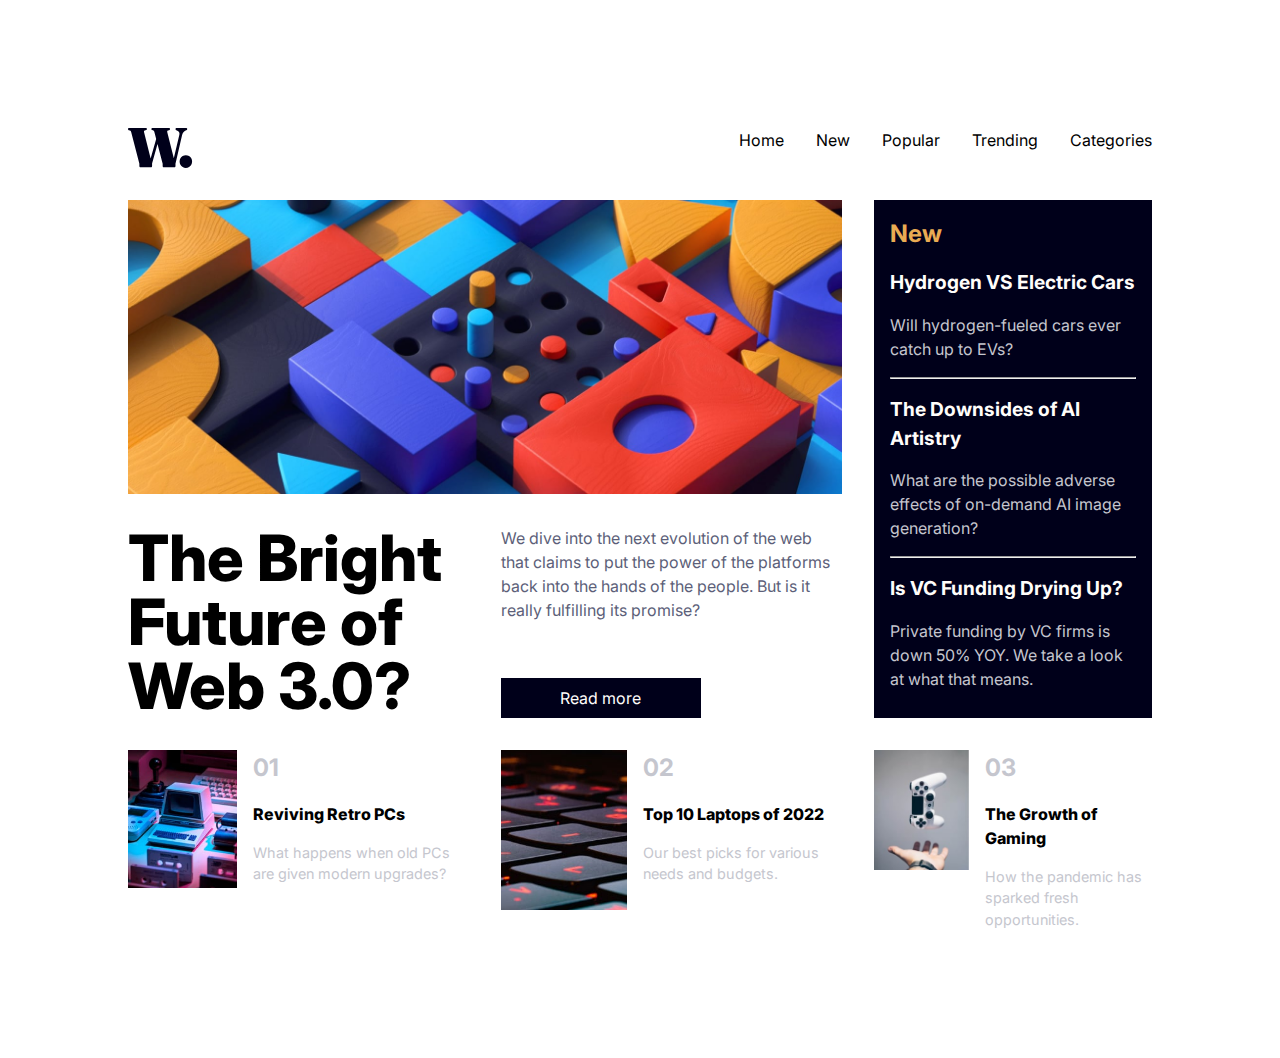
<file: index.html>
<!DOCTYPE html>
<html lang="en">
<head>
  <meta charset="UTF-8">
  <meta name="viewport" content="width=device-width, initial-scale=1.0"> <!-- displays site properly based on user's device -->

  <link rel="icon" type="image/png" sizes="32x32" href="./assets/images/favicon-32x32.png">
  <link rel="stylesheet" href="./css/style.css"> 
  <link rel="preconnect" href="https://fonts.googleapis.com">
  <link rel="preconnect" href="https://fonts.gstatic.com" crossorigin>
  <link href="https://fonts.googleapis.com/css2?family=Inter:wght@400;700;800&display=swap" rel="stylesheet">
  <title>Frontend Mentor | News homepage</title>
  <script src="./js/nav.js" defer></script>
  <!-- Feel free to remove these styles or customise in your own stylesheet 👍 -->
  <!-- <style>
    .attribution { font-size: 11px; text-align: center; }
    .attribution a { color: hsl(228, 45%, 44%); }
  </style> -->
</head>
<body>
  <main class="main" id="main1">
    <section>
      <div class="top_block d-flex">
        <div class="nav_logo">
          <img src="./assets/images/logo.svg" alt="W. logo">
        </div>

        <button aria-controls="mobile_navigation" class="mobile_nav" aria-expanded="false" >
          <span class="sr_only">Menu</span>  
        </button>
        
          <ul class="nav_items" id="mobile_navigation" data-visible="false">
            <li>
              <a><p>Home</p></a>
            </li>
            <li>
              <a><p>New</p></a>
            </li>
            <li>
              <a><p>Popular</p></a>
            </li>
            <li>
              <a><p>Trending</p></a>
            </li>
            <li>
              <a><p>Categories</p></a>
            </li>
          </ul>
      </div> 
      <div class="web3_block">
        <picture>
          <source media="(max-width:465px)" srcset="./assets/images/image-web-3-mobile.jpg">
          <img src="./assets/images/image-web-3-desktop.jpg" alt="web3.0">
        </picture>
      </div>
      <div class="web3_image">
          <h1 class="web3_title">The Bright Future of Web 3.0?</h1>
      </div>
      <div class="web3_content">
        <p class="content_web3">
          We dive into the next evolution of the web that claims to put the power of the platforms back into the hands of the people. 
          But is it really fulfilling its promise?
        </p>
        <button class="read_more_button">  Read more </button>
      </div>
      <div class="new_block">
        <h2 class="new_title">  New  </h2>
        <p class="new_content_header"> Hydrogen VS Electric Cars </p>
        <p class="new_content"> Will hydrogen-fueled cars ever catch up to EVs? </p>
        <hr>  
        <p class="new_content_header">  The Downsides of AI Artistry </p>
        <p class="new_content"> What are the possible adverse effects of on-demand AI image generation? </p>
        <hr>
        <p class="new_content_header"> Is VC Funding Drying Up?</p>
        <p class="new_content"> Private funding by VC firms is down 50% YOY. We take a look at what that means.</p>
      </div>
      <div class="div_block1">
          <div>
            <img src="./assets/images/image-retro-pcs.jpg" alt="retro pc's">
          </div>
          <div class="block_01">
            <p class="header_01">01</p>
            <p class="title_01"> Reviving Retro PCs </p>
            <p class="content_01"> What happens when old PCs are given modern upgrades? </p>          
          </div>
      </div>
      <div class="div_block2">
        <div>
          <img src="./assets/images/image-top-laptops.jpg" alt="top Laptops">
        </div>
        <div class="block_01">
          <p class="header_01">02</p>
          <p class="title_01"> Top 10 Laptops of 2022 </p>
          <p class="content_01"> Our best picks for various needs and budgets. </p>          
        </div>
      </div>
      <div class="div_block3">
        <div>
          <img src="./assets/images/image-gaming-growth.jpg" alt="gaming growth">
        </div>
        <div class="block_01">
          <p class="header_01">03</p>
          <p class="title_01">   The Growth of Gaming </p>
          <p class="content_01">   How the pandemic has sparked fresh opportunities. </p>          
        </div>
      </div>
    </section>
  </main>
  <!-- <div class="attribution">
    Challenge by <a href="https://www.frontendmentor.io?ref=challenge" target="_blank">Frontend Mentor</a>. 
    Coded by <a href="#">Your Name Here</a>.
  </div> -->
</body>
</html>
</file>
<file: css/style.css>
/*
  1. Use a more-intuitive box-sizing model.
*/
*, *::before, *::after {
    box-sizing: border-box;
  }
  /*
    2. Remove default margin
  */
  * {
    margin: 0;
  }
  /*
    3. Allow percentage-based heights in the application
  */
  html, body {
    height: 100%;
  }
  /*
    Typographic tweaks!
    4. Add accessible line-height
    5. Improve text rendering
  */
  body {
    line-height: 1.5;
    -webkit-font-smoothing: antialiased;
  }
  /*
    6. Improve media defaults
  */
  img, picture, video, canvas, svg {
    display: block;
    max-width: 100%;
  }
  /*
    7. Remove built-in form typography styles
  */
  input, button, textarea, select {
    font: inherit;
  }
  /*
    8. Avoid text overflows
  */
  p, h1, h2, h3, h4, h5, h6 {
    overflow-wrap: break-word;
  }


:root {
    --bg-hover-color1: hsl(35, 77%, 62%);
    --bg-hover-color2: hsl(5, 85%, 63%);

    --fnt-color1: hsl(36, 100%, 99%);
    --fnt-color2: hsl(236, 13%, 42%);
    --fnt-color3: hsl(233, 8%, 79%);
    --bg-clr: hsl(240, 100%, 5%);
}

.d-flex {
    display: flex;
}

main {
  padding: 8rem;
  font-family: 'Inter', sans-serif;
  overflow: hidden;
}

section {
    display: grid;
    grid-template-rows: auto auto auto auto;
    grid-template-columns: repeat(3, auto);
    gap: 2rem;
    grid-template-areas: 
    "top_block top_block top_block"
    "web3_block web3_block new_block"
    "web3_image web3_content new_block"
    "div_block1 div_block2 div_block3";
}

.top_block {
    grid-area: top_block;
    display: flex;
    justify-content: space-between;
}

.mobile_nav {
  display: none;
}

.nav_items {
  list-style-type: none;
  display: flex;
  gap: 2rem;
}

.nav_items>li:hover {
  color: var(--bg-hover-color2);
  cursor: pointer;
}

.web3_block {
    grid-area: web3_block;
}

.web3_image {
  grid-area: web3_image;
}

.web3_title {
  font-size: 4rem;
  font-weight: 800;
  line-height: 1;
}

.web3_content {
  grid-area: web3_content;
  display: flex;
  flex-direction: column;
  justify-content: space-between;
}

.content_web3 {
  color: var(--fnt-color2);
  font-weight: 400;
}

.read_more_button {
  padding: 0.5rem 2rem;
  width: 200px;
  color: var(--fnt-color1);
  border: none;
  background-color: var(--bg-clr);
  cursor: pointer;
}

.read_more_button:hover {
  background-color: var(--bg-hover-color2);
}

.new_block {
    grid-area: new_block;
    background-color: var(--bg-clr);
    color: var(--fnt-color3);
    padding: 1rem;
    display: flex;
    flex-direction: column;
    gap: 1rem;
}

.new_title {
  color: var(--bg-hover-color1);
}

.new_content_header {
  color: var(--fnt-color1);
  font-weight: 700;
  font-size: 1.2rem;
}

.new_content_header:hover {
  color: var(--bg-hover-color1);
  cursor: pointer;
}

.new_content {
  font-weight: 400;
}

.div_block1 {
  grid-area: div_block1;
  display: flex;
  gap: 1rem;
}
.div_block2 {
  grid-area: div_block2;
  display: flex;
  gap: 1rem;
}
.div_block3 {
  grid-area: div_block3;
  display: flex;
  gap: 1rem;
}

.block_01 {
  display: flex;
  flex-direction: column;
  gap: 1rem;
}

.header_01 {
  color: var(--fnt-color3);
  font-size: 1.5rem;
  font-weight: 700;
}

.title_01 {
  font-size: 1rem;
  font-weight: 800;
}

.title_01:hover {
  color: var(--bg-hover-color2);
  cursor: pointer;
}

.content_01 {
  font-size: 0.9rem;
  font-weight: 400;
  color: var(--fnt-color3);
}

.sr_only {
  display: none;
}

.blur_background {
  background-color: hsla(240, 100%, 5%, 0.3);
}


@media screen and (max-width: 480px){
  section {
    display: flex;
    flex-direction: column;
    padding: 2rem;
  }

  main {
    padding: 0;
  }

  .nav_items {
    position: fixed;
    inset: 0 0 0 30%;
    display: flex;
    flex-direction: column;
    gap: 1rem;
    padding: min(5rem, 30vh) 1rem;
    background-color: var(--fnt-color1);
    transform: translateX(100%);
    transition: transform 350ms ease-in;
  }

  .nav_items[data-visible = "true"] {
    transform: translateX(0%);
  }



  .mobile_nav {
    display: block;
    position: absolute;
    background-image: url(../assets/images/icon-menu.svg);
    z-index: 1000;
    top: 3rem;
    right: 2rem;
    width: 2rem;
    aspect-ratio: 1;
    background-repeat: no-repeat;
    border: none;
    background-color: var(--fnt-color1);
  }

  .mobile_nav[aria-expanded="true"] {
    background-image: url(../assets/images/icon-menu-close.svg);
  }
}
</file>
